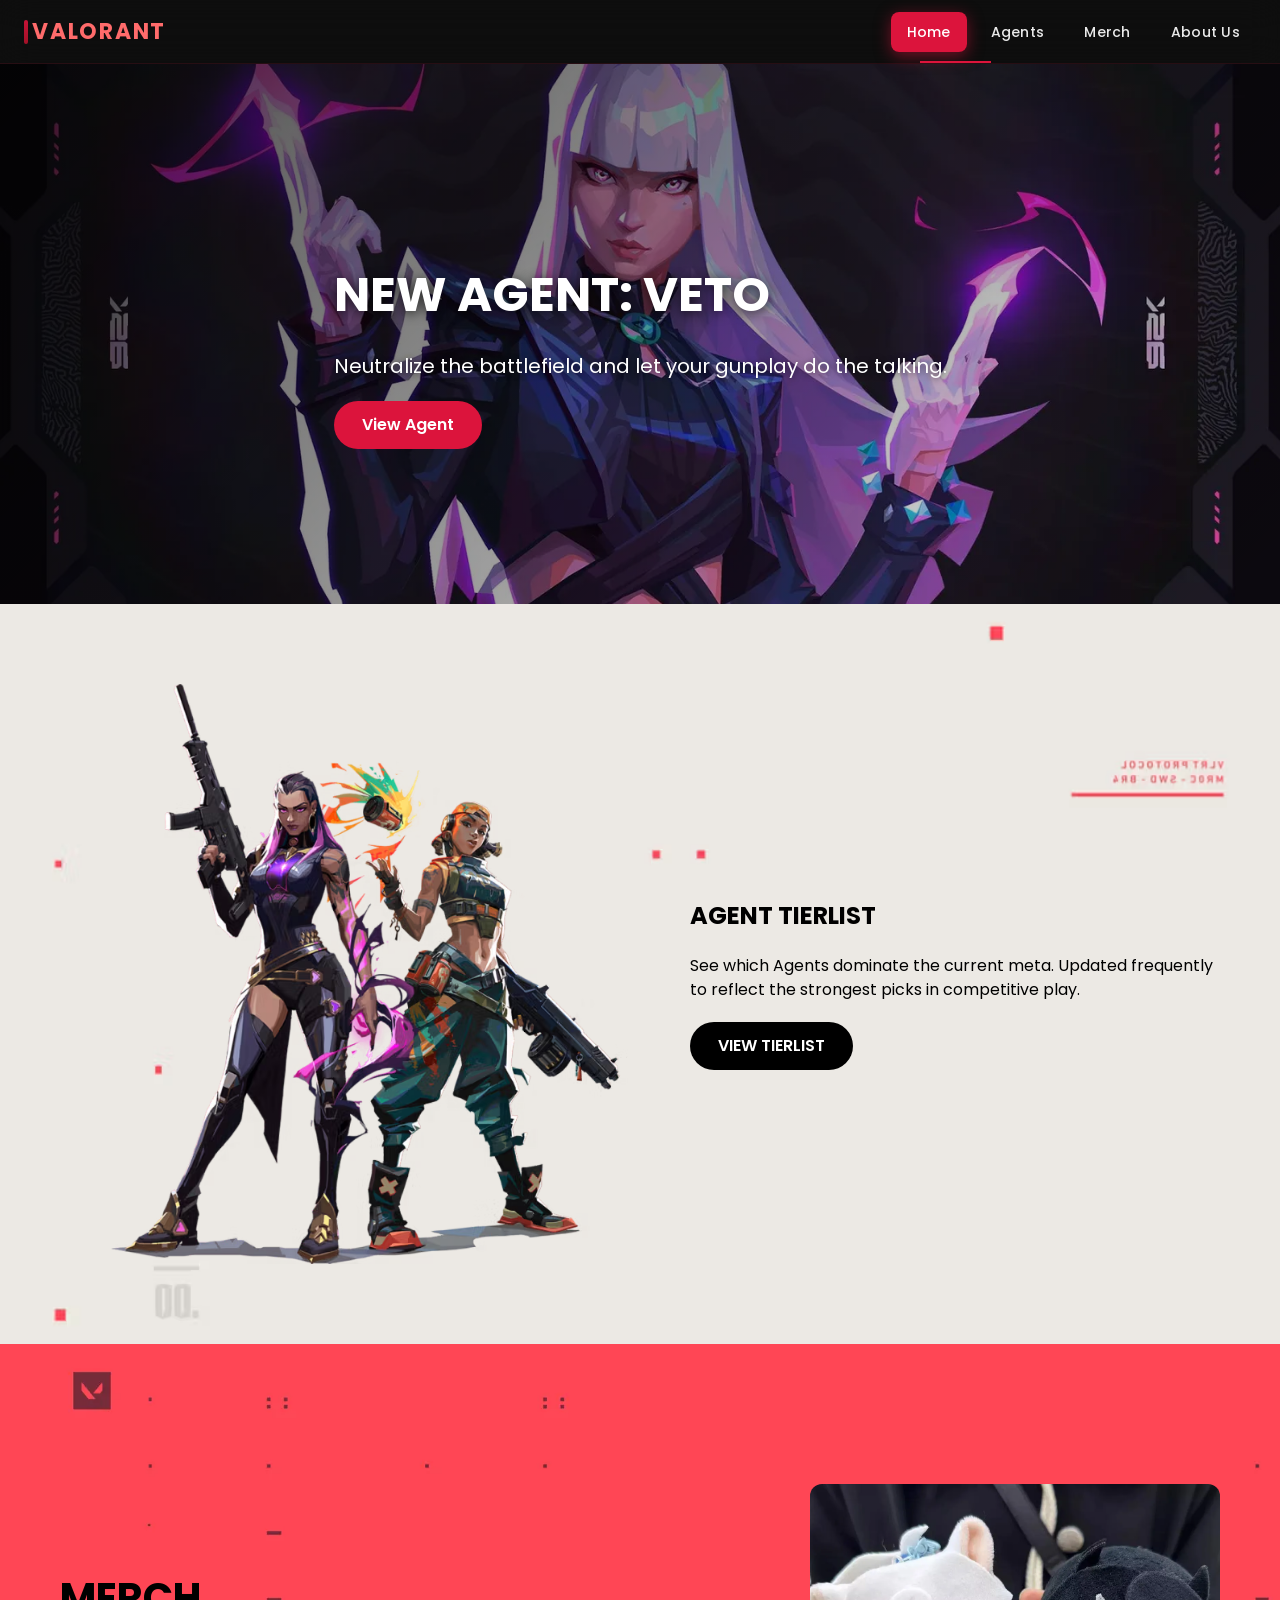
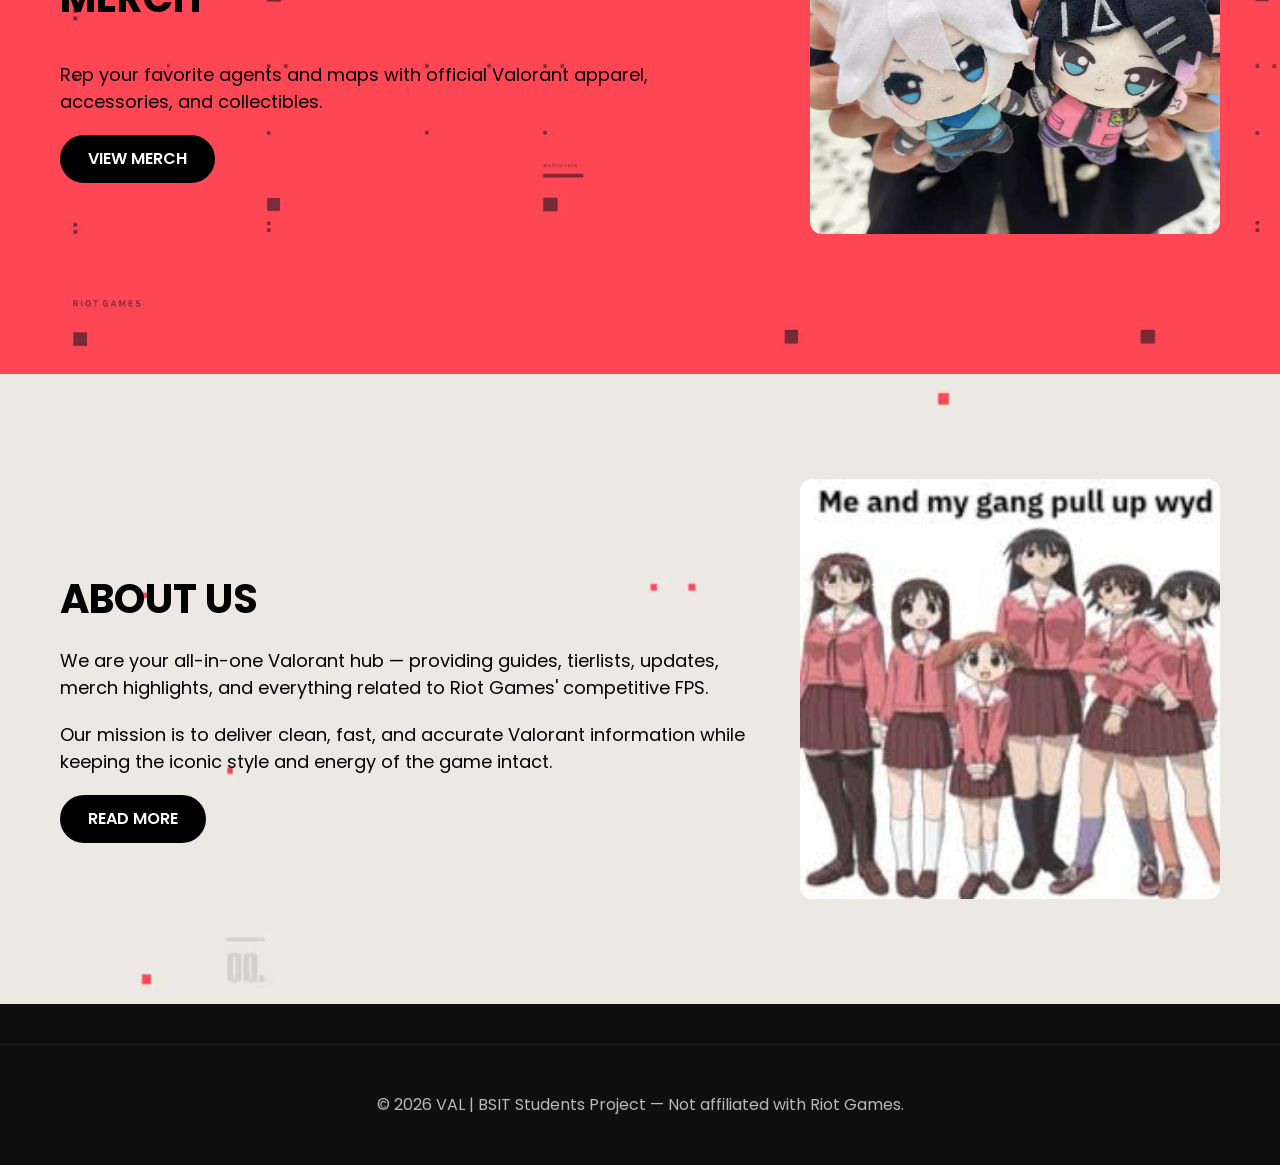
<file: VAL/Index.html>
<!DOCTYPE html>
<html lang="en">
<head>
  <meta charset="UTF-8">
  <meta name="viewport" content="width=device-width, initial-scale=1">
  <title>Valorant — Home</title>
  <link rel="stylesheet" href="style.css">
  <link rel="stylesheet" href="index.css">
</head>

<body>

<div id="welcomeUser" class="welcomeUser">
  Welcome, <span id="welcomeName"></span>
  <a href="#" id="logoutLink" class="logout-link">Logout</a>
</div>

<nav class="top-nav" role="navigation" aria-label="Main navigation">
  <div class="logo">VALORANT</div>
  <ul class="nav-links">
    <li><a href="Index.html">Home</a></li>
    <li><a href="Agents.html">Agents</a></li>
    <li><a href="Merch.html">Merch</a></li>
    <li><a href="About.html">About Us</a></li>
  </ul>
  <div class="nav-underline" aria-hidden="true"></div>
  <a href="#" id="arrowMenuBtn" class="hamburger-icon" aria-controls="sliderMenu" aria-expanded="false" aria-label="Open menu">
    <span></span><span></span><span></span>
  </a>
</nav>

<div id="sliderMenu" role="dialog" aria-modal="true" aria-hidden="true">
  <a href="#" id="closeSlider" class="hamburger-icon" aria-label="Close menu">
    <span></span><span></span><span></span>
  </a>
  <div class="slider-content">
    <a href="Login.html">Log In</a>
    <a href="SignUp.html">Sign Up</a>
    <a href="About.html">About Us</a>
  </div>
</div>

<main>
  <!-- HERO -->
  <section class="section-band hero-band">
    <div class="section-inner">
      <div class="hero-text">
        <h1>NEW AGENT: VETO</h1>
        <p>Neutralize the battlefield and let your gunplay do the talking.</p>
        <a class="btn" href="Agents.html">View Agent</a>
      </div>
    </div>
  </section>

  <!-- AGENT TIERLIST -->
  <section class="section-band agents-band scroll-reveal">
    <div class="section-inner">
      <img src="reynaraze.png" class="agents-img" alt="Agents Tierlist" loading="lazy">
      <div class="agents-text">
        <h2>AGENT TIERLIST</h2>
        <p>See which Agents dominate the current meta. Updated frequently to reflect the strongest picks in competitive play.</p>
        <a href="Agents.html" class="btn btn-dark">VIEW TIERLIST</a>
      </div>
    </div>
  </section>

  <!-- MERCH -->
  <section class="section-band merch-band scroll-reveal">
    <div class="section-inner">
      <div class="maps-text">
        <h2>MERCH</h2>
        <p>Rep your favorite agents and maps with official Valorant apparel, accessories, and collectibles.</p>
        <a href="Merch.html" class="btn btn-dark">VIEW MERCH</a>
      </div>
      <img src="plushie.webp" class="maps-img" alt="Valorant Merch" loading="lazy">
    </div>
  </section>

  <!-- ABOUT US -->
  <section class="section-band about-band scroll-reveal">
    <div class="section-inner">
      <div class="info-text">
        <h2>ABOUT US</h2>
        <p>We are your all-in-one Valorant hub — providing guides, tierlists, updates, merch highlights, and everything related to Riot Games' competitive FPS.</p>
        <p>Our mission is to deliver clean, fast, and accurate Valorant information while keeping the iconic style and energy of the game intact.</p>
        <a href="About.html" class="btn btn-dark">READ MORE</a>
      </div>
      <img src="aboutushome.png" class="info-img" alt="About Us" loading="lazy">
    </div>
  </section>

  <!-- FOOTER -->
  <footer>
    <p>&copy; 2026 VAL | BSIT Students Project &mdash; Not affiliated with Riot Games.</p>
  </footer>
</main>

<script src="nav.js"></script>
<script src="scroll-anim.js"></script>
</body>
</html>
</file>
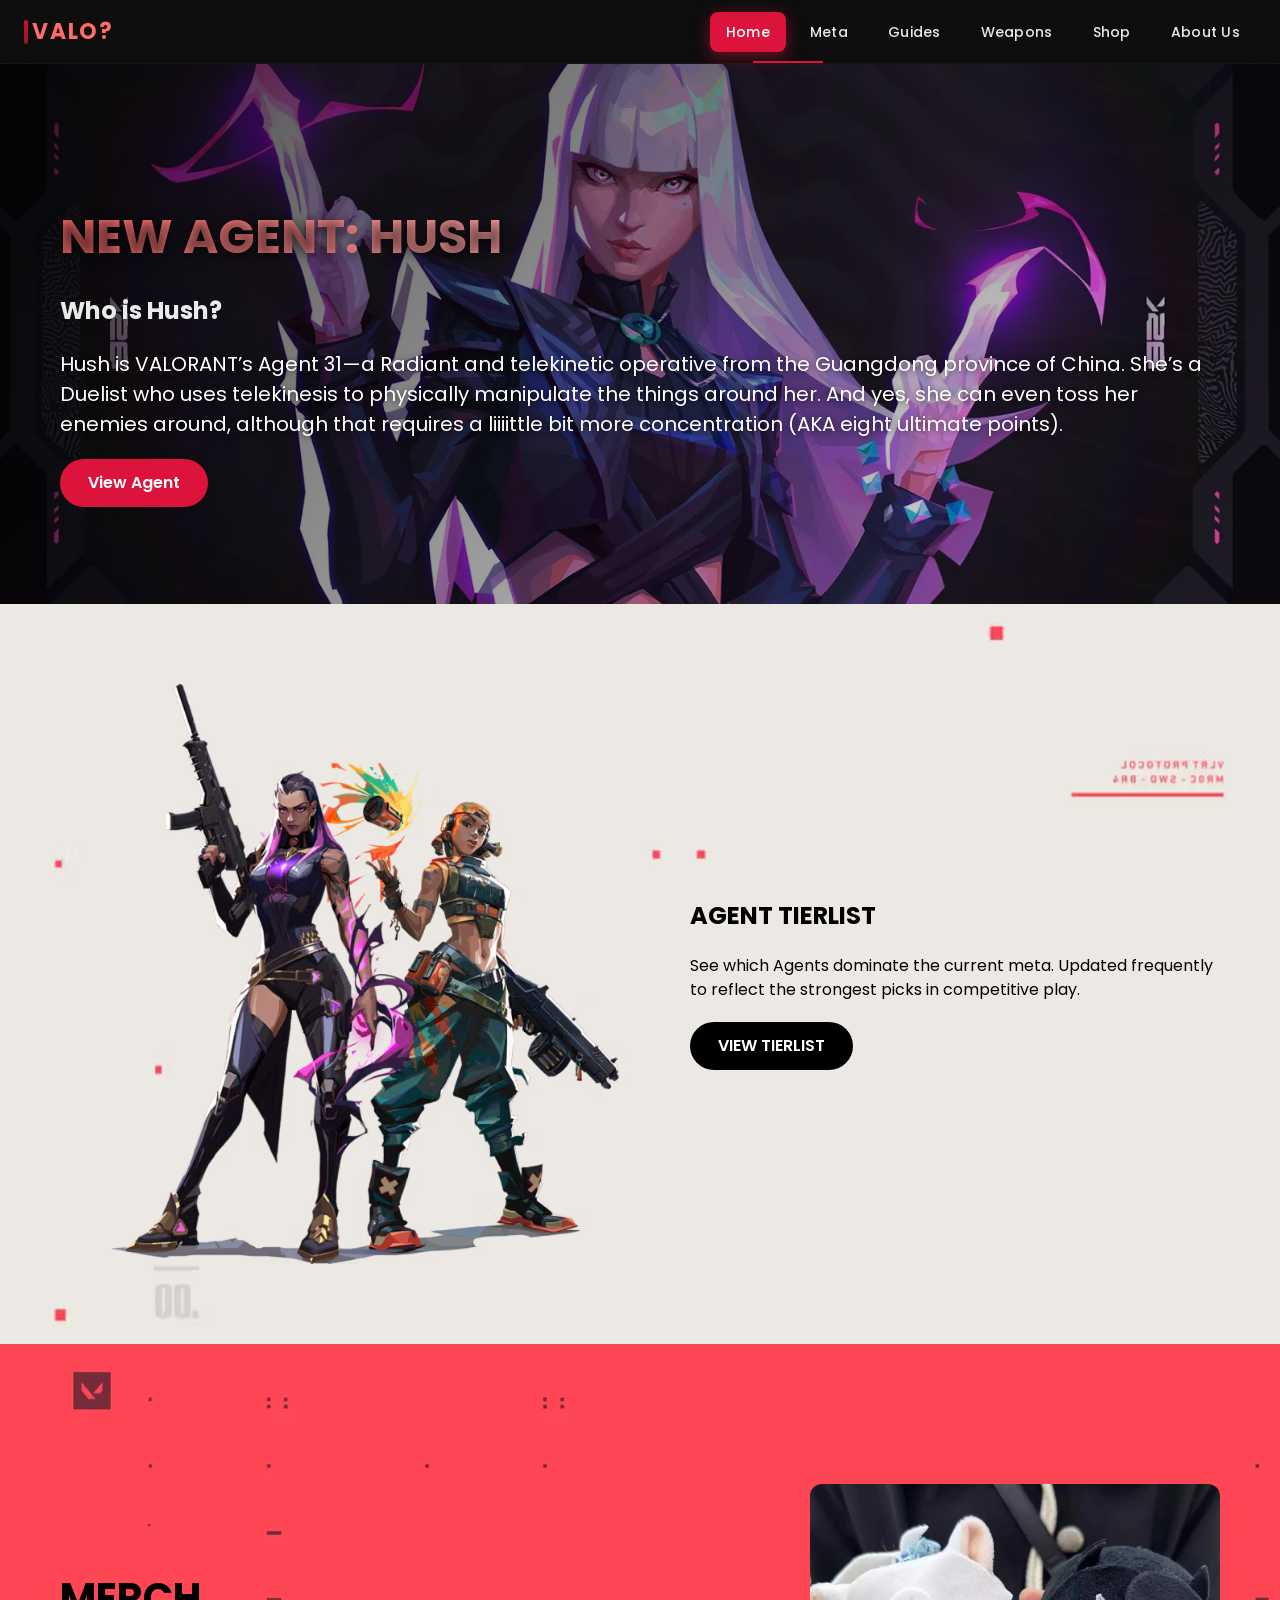
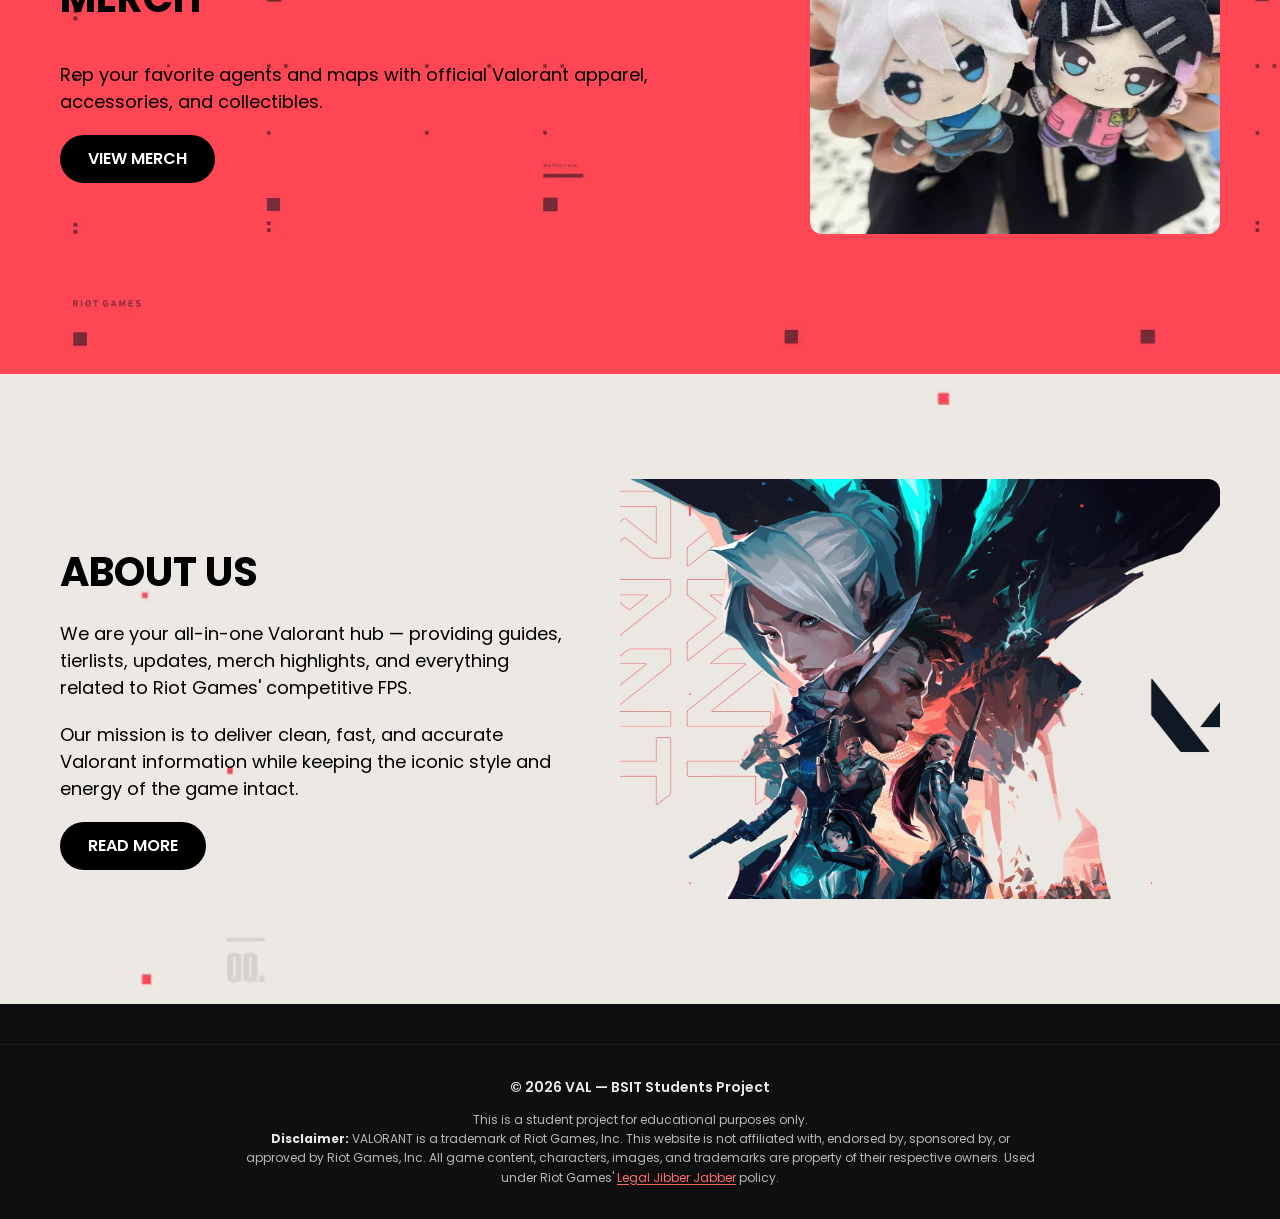
<file: VAL/index.html>
<!DOCTYPE html>
<html lang="en">
<head>
  <meta charset="UTF-8">
  <meta name="viewport" content="width=device-width, initial-scale=1">
  <title>Home — Valorant</title>
  <link rel="stylesheet" href="style.css">
  <link rel="stylesheet" href="index.css">
  <link rel="icon" type="image/png" href="dum.png">
</head>

<body>

<nav class="top-nav" role="navigation" aria-label="Main navigation">
  <a href="index.html" class="logo" aria-label="Valorant Home">VALO?</a>
  <ul class="nav-links">
    <li><a href="index.html">Home</a></li>
    <li><a href="Meta.html">Meta</a></li>
    <li><a href="Guides.html">Guides</a></li>
    <li><a href="Weapons.html">Weapons</a></li>
    <li><a href="Shop.html">Shop</a></li>
    <li><a href="About.html">About Us</a></li>
  </ul>
  <div class="nav-underline" aria-hidden="true"></div>
  <a href="#" id="arrowMenuBtn" class="hamburger-icon" aria-controls="sliderMenu" aria-expanded="false" aria-label="Open menu">
    <span></span><span></span><span></span>
  </a>
</nav>

<div id="sliderMenu" role="dialog" aria-modal="true" aria-hidden="true">
  <a href="#" id="closeSlider" class="hamburger-icon" aria-label="Close menu">
    <span></span><span></span><span></span>
  </a>
  <div class="slider-content" role="menu">
    <a role="menuitem" href="index.html">Home</a>
    <a role="menuitem" href="Meta.html">Meta</a>
    <a role="menuitem" href="Guides.html">Guides</a>
    <a role="menuitem" href="Weapons.html">Weapons</a>
    <a role="menuitem" href="Shop.html">Shop</a>
    <a role="menuitem" href="About.html">About Us</a>
  </div>
</div>

<main>
  <!-- HERO -->
  <section class="section-band hero-band">
    <div class="section-inner">
      <div class="hero-text">
        <h1 class="gradient-title">NEW AGENT: HUSH</h1>
        <h2>Who is Hush?</h2>
        <p>Hush is VALORANT’s Agent 31—a Radiant and telekinetic operative from the Guangdong province of China. She’s a Duelist who uses telekinesis to physically manipulate the things around her. And yes, she can even toss her enemies around, although that requires a liiiittle bit more concentration (AKA eight ultimate points).</p>
        <a class="btn" href="Meta.html">View Agent</a>
      </div>
    </div>
  </section>

  <!-- AGENT TIERLIST -->
  <section class="section-band agents-band scroll-reveal">
    <div class="section-inner">
      <img src="reynaraze.png" class="agents-img" alt="Agents Tierlist" loading="lazy">
      <div class="agents-text">
        <h2>AGENT TIERLIST</h2>
        <p>See which Agents dominate the current meta. Updated frequently to reflect the strongest picks in competitive play.</p>
        <a href="Meta.html" class="btn btn-dark">VIEW TIERLIST</a>
      </div>
    </div>
  </section>

  <!-- MERCH -->
  <section class="section-band merch-band scroll-reveal">
    <div class="section-inner">
      <div class="maps-text">
        <h2>MERCH</h2>
        <p>Rep your favorite agents and maps with official Valorant apparel, accessories, and collectibles.</p>
        <a href="Shop.html" class="btn btn-dark">VIEW MERCH</a>
      </div>
      <img src="plushie.webp" class="maps-img" alt="Valorant Merch" loading="lazy">
    </div>
  </section>

  <!-- ABOUT US -->
  <section class="section-band about-band scroll-reveal">
    <div class="section-inner">
      <div class="info-text">
        <h2>ABOUT US</h2>
        <p>We are your all-in-one Valorant hub — providing guides, tierlists, updates, merch highlights, and everything related to Riot Games' competitive FPS.</p>
        <p>Our mission is to deliver clean, fast, and accurate Valorant information while keeping the iconic style and energy of the game intact.</p>
        <a href="About.html" class="btn btn-dark">READ MORE</a>
      </div>
      <img src="uss.webp" class="info-img" alt="About Us" loading="lazy">
    </div>
  </section>

  <!-- FOOTER -->
  <footer class="site-footer">
    <div class="footer-content">
      <p class="copyright">&copy; 2026 VAL — BSIT Students Project</p>
      <p class="disclaimer">
        This is a student project for educational purposes only.
        <br>
        <strong>Disclaimer:</strong> VALORANT is a trademark of Riot Games, Inc.
        This website is not affiliated with, endorsed by, sponsored by, or approved by Riot Games, Inc.
        All game content, characters, images, and trademarks are property of their respective owners.
        Used under Riot Games' <a href="https://www.riotgames.com/en/legal" target="_blank" rel="noopener">Legal Jibber Jabber</a> policy.
      </p>
    </div>
  </footer>
</main>

<script src="nav.js"></script>
<script src="scroll-anim.js"></script>
</body>
</html>
</file>
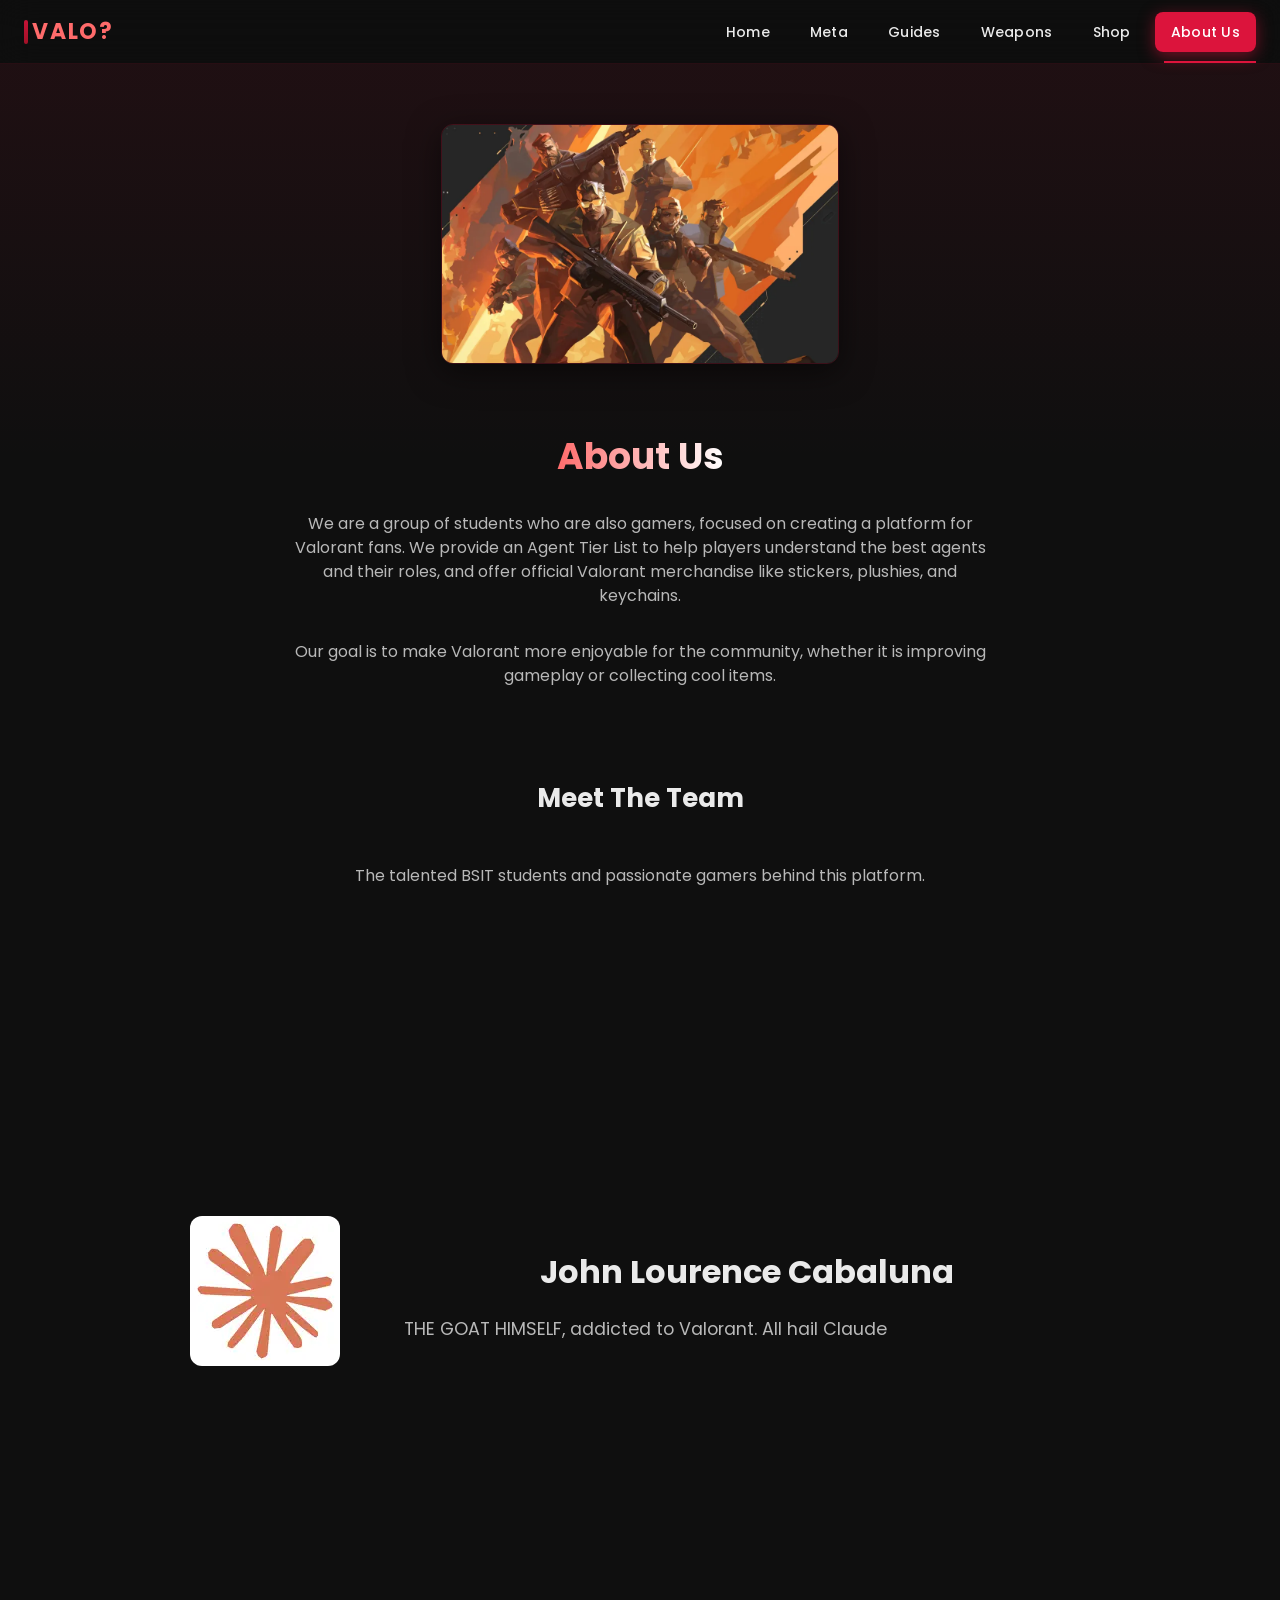
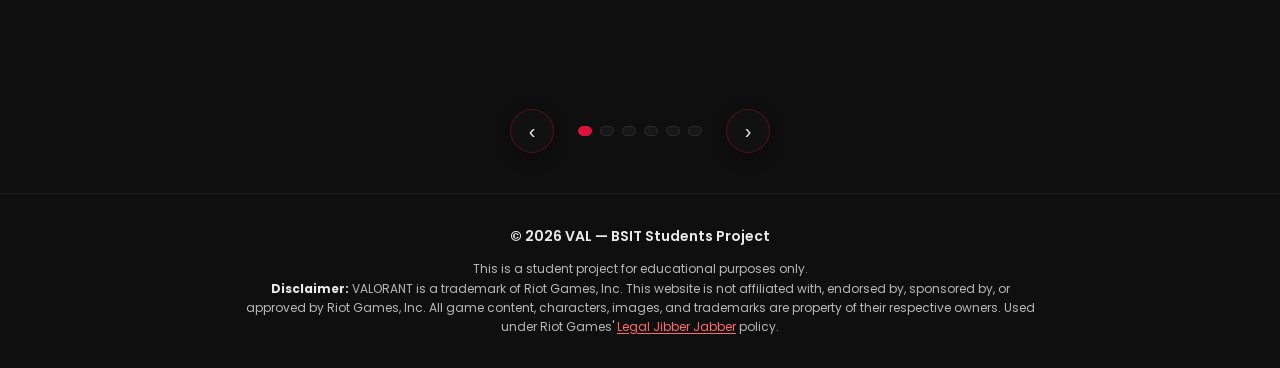
<file: VAL/About.html>
<!DOCTYPE html>
<html lang="en">
<head>
  <meta charset="utf-8">
  <meta name="viewport" content="width=device-width, initial-scale=1">
  <title>About Us — Valorant</title>
  <link rel="stylesheet" href="style.css">
  <link rel="stylesheet" href="about.css">
  <link rel="icon" type="image/png" href="dum.png">
</head>

<body class="oten">

  <!-- Navigation -->
  <nav class="top-nav" role="navigation" aria-label="Main navigation">
    <a href="index.html" class="logo" aria-label="Valorant Home">VALO?</a>
    <ul class="nav-links">
      <li><a href="index.html">Home</a></li>
      <li><a href="Meta.html">Meta</a></li>
      <li><a href="Guides.html">Guides</a></li>
      <li><a href="Weapons.html">Weapons</a></li>
      <li><a href="Shop.html">Shop</a></li>
      <li><a href="About.html" class="active">About Us</a></li>
    </ul>
    <div class="nav-underline" aria-hidden="true"></div>
    <a href="#" id="arrowMenuBtn" class="hamburger-icon" role="button" aria-controls="sliderMenu" aria-expanded="false" aria-label="Open menu">
      <span></span><span></span><span></span>
    </a>
  </nav>

  <!-- Slider Menu -->
  <div id="sliderMenu" role="dialog" aria-modal="true" aria-hidden="true">
    <a href="#" id="closeSlider" class="hamburger-icon" role="button" aria-label="Close menu">
      <span></span><span></span><span></span>
    </a>
    <div class="slider-content" role="menu">
      <a role="menuitem" href="index.html">Home</a>
      <a role="menuitem" href="Meta.html">Meta</a>
      <a role="menuitem" href="Guides.html">Guides</a>
      <a role="menuitem" href="Weapons.html">Weapons</a>
      <a role="menuitem" href="Shop.html">Shop</a>
      <a role="menuitem" href="About.html">About Us</a>
    </div>
  </div>

  <main>
    <!-- About Us Header Section -->
    <section class="hero-wash scroll-reveal">
      <div class="hero-wash-inner" style="max-width: 900px; margin: 0 auto; text-align: center;">
        <div style="display: flex; justify-content: center; margin-bottom: 20px;">
          <img src="aboutt.webp" alt="Studio logo or team photo" style="max-height: 240px; width: 100%; max-width: 480px; border-radius: 12px; object-fit: cover; box-shadow: 0 8px 32px rgba(0,0,0,0.5); border: 1px solid rgba(220,20,60,0.2);"/>
        </div>
        <h1 class="title gradient-title" style="margin-bottom: 12px;">About Us</h1>
        <p class="section__text__p2" style="max-width: 700px; margin: 0 auto 16px;">We are a group of students who are also gamers, focused on creating a platform for Valorant fans. We provide an Agent Tier List to help players understand the best agents and their roles, and offer official Valorant merchandise like stickers, plushies, and keychains.</p>
        <p class="section__text__p2" style="max-width: 700px; margin: 0 auto;">Our goal is to make Valorant more enjoyable for the community, whether it is improving gameplay or collecting cool items.</p>
      </div>
    </section>

    <!-- Team Members Section -->
    <section class="section-container scroll-reveal" style="padding-top: 30px; flex-direction: column; align-items: center;">
      <h2 class="title" style="font-size: 26px; margin-bottom: 6px; text-align: center; color: var(--text);">Meet The Team</h2>
      <p class="section__text__p2" style="text-align: center; margin-bottom: 24px;">The talented BSIT students and passionate gamers behind this platform.</p>

      <div class="about-slider" style="width: 100%; max-width: 900px; position: relative;">
        <div class="slides">
          <div class="about-slide section-container" style="padding: 20px 0;">
            <div class="about-pic">
              <img src="about us img/claude.webp" alt="John Lourence Cabaluna"/>
            </div>
            <div class="details-container about-details-container">
              <h2 class="title">John Lourence Cabaluna</h2>
              <p> THE GOAT HIMSELF, addicted to Valorant. All hail Claude</p>
            </div>
          </div>
          <div class="about-slide section-container" style="padding: 20px 0;">
            <div class="about-pic">
              <img src="about us img/eli.jpg" alt="Eli Ochavo"/>
            </div>
            <div class="details-container about-details-container">
              <h2 class="title">Eli Ochavo</h2>
              <p> HTML, CSS, JS. Specifically on developing the HTML Structure of Agents, Home, About, JS of the About us. Certain CSS and more.</p>
            </div>
          </div>
          <div class="about-slide section-container" style="padding: 20px 0;">
            <div class="about-pic">
              <img src="about us img/franck.jpg" alt="Franck Adam Blanco"/>
            </div>
            <div class="details-container about-details-container">
              <h2 class="title">Franck Adam Blanco</h2>
              <p>  Certain CSS and HTML. </p>
            </div>
          </div>
          <div class="about-slide section-container" style="padding: 20px 0;">
            <div class="about-pic">
              <img src="about us img/john.jpg" alt="John Paul Cambaya"/>
            </div>
            <div class="details-container about-details-container">
              <h2 class="title">John Paul Cambaya</h2>
              <p> Certain CSS and HTML. </p>
            </div>
          </div>
          <div class="about-slide section-container" style="padding: 20px 0;">
            <div class="about-pic">
              <img src="about us img/petre.jpg" alt="Peter Natad"/>
            </div>
            <div class="details-container about-details-container">
              <h2 class="title">Peter Natad</h2>
              <p> Certain CSS and HTML. </p>
            </div>
          </div>
          <div class="about-slide section-container" style="padding: 20px 0;">
            <div class="about-pic">
              <img src="about us img/nino.jpg" alt="Nino Katada"/>
            </div>
            <div class="details-container about-details-container">
              <h2 class="title">Nino Katada</h2>
              <p> Certain CSS and HTML. </p>
            </div>
          </div>
        </div>
      </div>
    </section>

    <!-- External Carousel Control Bar -->
    <div class="carousel-controls">
      <button class="slider-nav prev" aria-label="Previous slide">‹</button>
      <div class="slider-dots" aria-hidden="false"></div>
      <button class="slider-nav next" aria-label="Next slide">›</button>
    </div>

  </main>

  <!-- FOOTER -->
  <footer class="site-footer">
    <div class="footer-content">
      <p class="copyright">&copy; 2026 VAL — BSIT Students Project</p>
      <p class="disclaimer">
        This is a student project for educational purposes only.
        <br>
        <strong>Disclaimer:</strong> VALORANT is a trademark of Riot Games, Inc.
        This website is not affiliated with, endorsed by, sponsored by, or approved by Riot Games, Inc.
        All game content, characters, images, and trademarks are property of their respective owners.
        Used under Riot Games' <a href="https://www.riotgames.com/en/legal" target="_blank" rel="noopener">Legal Jibber Jabber</a> policy.
      </p>
    </div>
  </footer>

  <script src="nav.js"></script>
  <script src="about.js"></script>
  <script src="scroll-anim.js"></script>
</body>
</html>
</file>
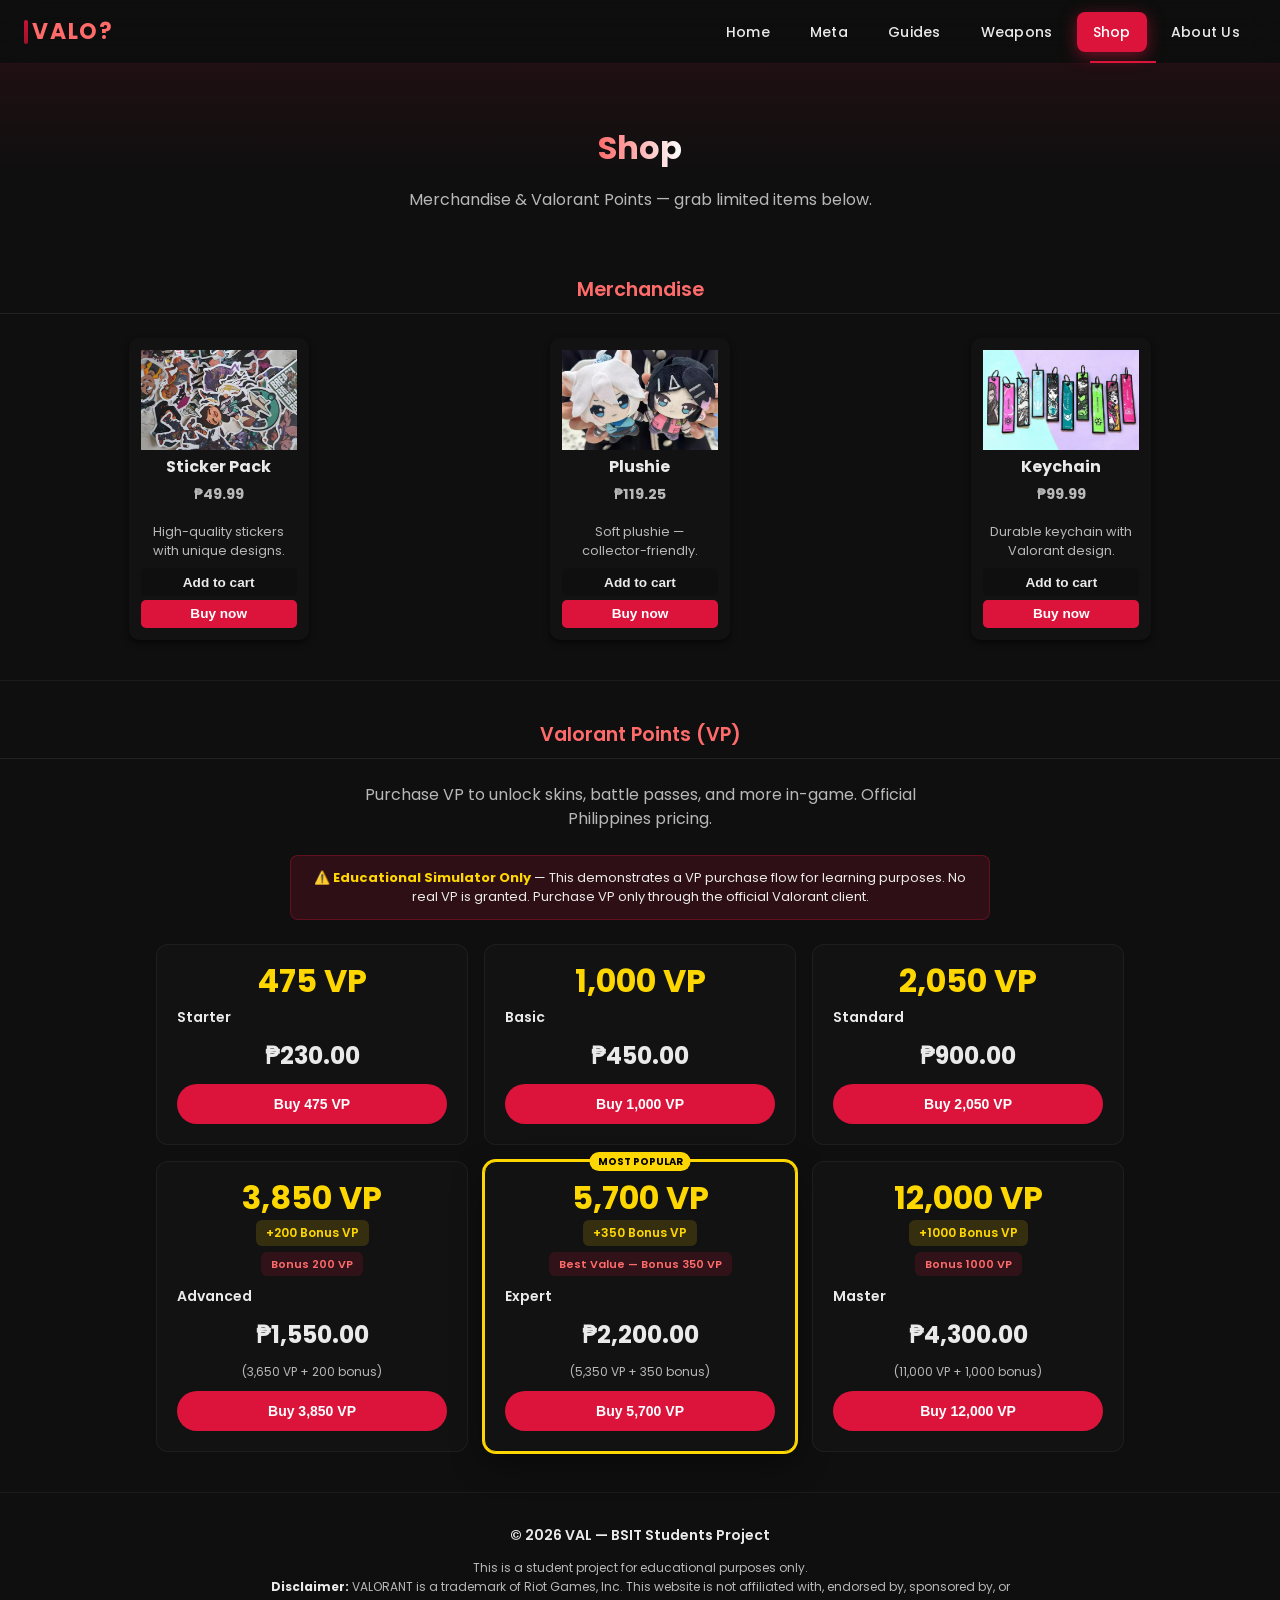
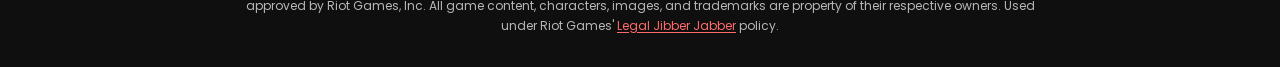
<file: VAL/Shop.html>
<!DOCTYPE html>
<html lang="en">
<head>
  <meta charset="UTF-8">
  <meta name="viewport" content="width=device-width, initial-scale=1">
  <title>Shop — Valorant</title>
  <link rel="stylesheet" href="style.css">
  <link rel="stylesheet" href="shop.css">
  <link rel="icon" type="image/png" href="dum.png">
</head>
<body>

<nav class="top-nav" role="navigation" aria-label="Main navigation">
  <a href="index.html" class="logo" aria-label="Valorant Home">VALO?</a>
  <ul class="nav-links">
    <li><a href="index.html">Home</a></li>
    <li><a href="Meta.html">Meta</a></li>
    <li><a href="Guides.html">Guides</a></li>
    <li><a href="Weapons.html">Weapons</a></li>
    <li><a href="Shop.html" class="active">Shop</a></li>
    <li><a href="About.html">About Us</a></li>
  </ul>
  <div class="nav-underline" aria-hidden="true"></div>
  <a href="#" id="arrowMenuBtn" class="hamburger-icon" aria-controls="sliderMenu" aria-expanded="false" aria-label="Open menu">
    <span></span><span></span><span></span>
  </a>
</nav>

<div id="sliderMenu" role="dialog" aria-modal="true" aria-hidden="true">
  <a href="#" id="closeSlider" class="hamburger-icon" aria-label="Close menu">
    <span></span><span></span><span></span>
  </a>
  <div class="slider-content" role="menu">
    <a role="menuitem" href="index.html">Home</a>
    <a role="menuitem" href="Meta.html">Meta</a>
    <a role="menuitem" href="Guides.html">Guides</a>
    <a role="menuitem" href="Weapons.html">Weapons</a>
    <a role="menuitem" href="Shop.html">Shop</a>
    <a role="menuitem" href="About.html">About Us</a>
  </div>
</div>

<script src="nav.js"></script>

<main>
  <!-- Shop Header -->
  <header class="hero-wash scroll-reveal">
    <div class="hero-wash-inner">
      <h1 class="gradient-title" style="margin: 0;">Shop</h1>
      <p style="margin: 0; color: var(--muted);">Merchandise & Valorant Points — grab limited items below.</p>
    </div>
  </header>

  <!-- Merchandise Section -->
  <section class="products-section scroll-reveal">
    <h2 class="section-subtitle">Merchandise</h2>
    <div class="products-grid no-scrollbar">
      <article class="product-card" data-id="sticker-pack">
        <img src="merch/sticker.jpg" alt="Sticker Pack" loading="lazy">
        <h3>Sticker Pack</h3>
        <p class="price">₱49.99</p>
        <p class="desc">High-quality stickers with unique designs.</p>
        <div class="actions">
          <button class="add-btn">Add to cart</button>
          <button class="buy-btn">Buy now</button>
        </div>
      </article>

      <article class="product-card" data-id="plushie">
        <img src="merch/plushie.webp" alt="Agent Plushie" loading="lazy">
        <h3>Plushie</h3>
        <p class="price">₱119.25</p>
        <p class="desc">Soft plushie — collector-friendly.</p>
        <div class="actions">
          <button class="add-btn">Add to cart</button>
          <button class="buy-btn">Buy now</button>
        </div>
      </article>

      <article class="product-card" data-id="keychain">
        <img src="merch/keychain.webp" alt="Keychain" loading="lazy">
        <h3>Keychain</h3>
        <p class="price">₱99.99</p>
        <p class="desc">Durable keychain with Valorant design.</p>
        <div class="actions">
          <button class="add-btn">Add to cart</button>
          <button class="buy-btn">Buy now</button>
        </div>
      </article>
    </div>
  </section>

  <!-- VP Bundles Section -->
  <section class="vp-section scroll-reveal">
    <h2 class="section-subtitle">Valorant Points (VP)</h2>
    <p class="section__text__p2" style="text-align:center; max-width:600px; margin:0 auto 1.5rem;">Purchase VP to unlock skins, battle passes, and more in-game. Official Philippines pricing.</p>
    <div class="disclaimer-banner" role="alert" style="max-width:700px; margin:0 auto 1.5rem;">
      <strong>⚠️ Educational Simulator Only</strong> — This demonstrates a VP purchase flow for learning purposes.
      No real VP is granted. Purchase VP only through the official Valorant client.
    </div>
    <div id="vp-bundle-grid" class="vp-bundle-grid" role="list" aria-label="VP Bundles"></div>
  </section>

</main>

<!-- Cart Modal (for merch) -->
<div id="cartModal" class="cart-modal" aria-hidden="true" role="dialog" aria-modal="true" aria-label="Shopping cart">
  <div class="cart-panel">
    <button id="closeCart" class="close-cart" aria-label="Close cart">&times;</button>
    <h3>Your Cart</h3>
    <ul id="cartItems" class="cart-items"></ul>
    <div class="cart-footer">
      <div class="cart-total">Total: ₱<span id="cartTotal">0.00</span></div>
      <button id="checkoutBtn" class="checkout">Checkout</button>
    </div>
  </div>
</div>

<!-- View/Reset Cart Buttons -->
<div class="cart-actions" id="cartActions" style="display: none;">
  <button id="viewCartBtn" class="view-cart">View Cart</button>
  <button id="resetCartBtn" class="reset-cart">Clear Cart</button>
</div>

<!-- VP Purchase Modal (simulated payment flow) -->
<div id="vpPurchaseModal" class="modal-overlay" role="dialog" aria-modal="true" aria-labelledby="vp-purchase-title" hidden style="display: none;">
  <div class="modal-content vp-purchase-modal">
    <button class="modal-close" aria-label="Close">&times;</button>

    <!-- Step 1: Bundle Confirmation -->
    <div id="vp-step-bundle" class="vp-step">
      <div class="vp-bundle-summary">
        <h2 id="vp-purchase-title">Confirm Purchase</h2>
        <div class="selected-bundle-display">
          <div class="bundle-icon">💎</div>
          <div class="bundle-details">
            <h3 id="vp-bundle-name"></h3>
            <p id="vp-bundle-vp" class="bundle-vp"></p>
            <p id="vp-bundle-price" class="bundle-price"></p>
          </div>
        </div>
      </div>
      <div class="vp-step-actions">
        <button class="btn btn-secondary" id="vp-cancel-btn">Cancel</button>
        <button class="btn btn-primary" id="vp-continue-btn">Continue to Payment</button>
      </div>
    </div>

    <!-- Step 2: Payment Method -->
    <div id="vp-step-payment" class="vp-step" hidden>
      <h2>Payment Method</h2>
      <p class="payment-hint">Select a payment method to continue (simulated)</p>
      <div class="payment-methods" role="radiogroup" aria-label="Payment methods">
        <label class="payment-method" tabindex="0" role="radio" aria-checked="true" data-method="gcash">
          <div class="method-icon">📱</div>
          <div class="method-info">
            <strong>GCash</strong>
            <span>Pay with GCash balance</span>
          </div>
          <span class="method-radio" aria-hidden="true"></span>
        </label>
        <label class="payment-method" tabindex="0" role="radio" aria-checked="false" data-method="paymaya">
          <div class="method-icon">💜</div>
          <div class="method-info">
            <strong>Maya (PayMaya)</strong>
            <span>Pay with Maya wallet</span>
          </div>
          <span class="method-radio" aria-hidden="true"></span>
        </label>
        <label class="payment-method" tabindex="0" role="radio" aria-checked="false" data-method="card">
          <div class="method-icon">💳</div>
          <div class="method-info">
            <strong>Credit/Debit Card</strong>
            <span>Visa, Mastercard, JCB</span>
          </div>
          <span class="method-radio" aria-hidden="true"></span>
        </label>
        <label class="payment-method" tabindex="0" role="radio" aria-checked="false" data-method="cod">
          <div class="method-icon">🏪</div>
          <div class="method-info">
            <strong>Over-the-Counter</strong>
            <span>7-Eleven, Cebuana, M Lhuillier</span>
          </div>
          <span class="method-radio" aria-hidden="true"></span>
        </label>
      </div>
      <div class="vp-step-actions">
        <button class="btn btn-secondary" id="vp-back-btn">Back</button>
        <button class="btn btn-primary" id="vp-continue-payment-btn">Continue</button>
      </div>
    </div>

    <!-- Step 3: Riot ID Input (NEW) -->
    <div id="vp-step-riotid" class="vp-step" hidden>
      <h2>Enter Your Riot ID</h2>
      <p class="payment-hint">Your VP will be credited to this account</p>
      <div class="riot-id-input-group">
        <label for="vp-riot-id" class="riot-id-label">Riot ID</label>
        <div class="riot-id-input-wrapper">
          <input
            type="text"
            id="vp-riot-id"
            placeholder="GameName#Tag123"
            aria-label="Enter your Riot ID (e.g., testname#1234)"
            maxlength="50"
            autocomplete="off"
          >
          <span class="riot-id-hint">Format: Name#Tag (e.g., TenZ#NA1)</span>
        </div>
        <p id="vp-riot-id-error" class="riot-id-error" hidden>Please enter a valid Riot ID (Name#Tag)</p>
      </div>
      <div class="vp-step-actions">
        <button class="btn btn-secondary" id="vp-back-payment-btn">Back</button>
        <button class="btn btn-primary" id="vp-continue-riotid-btn">Continue to Payment</button>
      </div>
    </div>

    <!-- Step 4: Processing -->
    <div id="vp-step-processing" class="vp-step" hidden>
      <div class="processing-animation">
        <div class="spinner"></div>
        <p id="processing-text">Processing payment...</p>
      </div>
    </div>

    <!-- Step 5: Success Receipt -->
    <div id="vp-step-success" class="vp-step" hidden>
      <div class="success-icon">✅</div>
      <h2>Purchase Successful!</h2>
      <p class="success-note">🎓 <strong>Simulation Only</strong> — No real transaction occurred</p>
      <div class="receipt-preview">
        <div class="receipt-row"><span>Transaction ID</span><strong id="vp-receipt-id"></strong></div>
        <div class="receipt-row"><span>Bundle</span><strong id="vp-receipt-bundle"></strong></div>
        <div class="receipt-row"><span>VP Received</span><strong id="vp-receipt-vp"></strong></div>
        <div class="receipt-row"><span>Riot ID</span><strong id="vp-receipt-riotid"></strong></div>
        <div class="receipt-row"><span>Amount Paid</span><strong id="vp-receipt-price"></strong></div>
        <div class="receipt-row"><span>Payment Method</span><strong id="vp-receipt-method"></strong></div>
        <div class="receipt-row"><span>Date</span><strong id="vp-receipt-date"></strong></div>
      </div>
      <div class="vp-step-actions">
        <button class="btn btn-primary" id="vp-download-receipt">Download Receipt</button>
        <button class="btn btn-secondary" id="vp-done-btn">Done</button>
      </div>
    </div>
  </div>
</div>

<script src="shop.js"></script>
<script src="scroll-anim.js"></script>

<!-- Footer -->
<footer class="site-footer">
  <div class="footer-content">
    <p class="copyright">&copy; 2026 VAL — BSIT Students Project</p>
    <p class="disclaimer">
      This is a student project for educational purposes only.
      <br>
      <strong>Disclaimer:</strong> VALORANT is a trademark of Riot Games, Inc.
      This website is not affiliated with, endorsed by, sponsored by, or approved by Riot Games, Inc.
      All game content, characters, images, and trademarks are property of their respective owners.
      Used under Riot Games' <a href="https://www.riotgames.com/en/legal" target="_blank" rel="noopener">Legal Jibber Jabber</a> policy.
    </p>
  </div>
</footer>

</body>
</html>
</file>
<file: VAL/style.css>
/* ============================================================
   GLOBAL STYLESHEET — canonical source of truth for the site
   (previously split across style.css + index.css + home.css)
   ============================================================ */

@import url('https://fonts.googleapis.com/css2?family=Poppins:wght@300;400;500;600;700&display=swap');

/* ---- Theme variables ---- */
:root {
  --primary:       #dc143c;   /* crimson accent (for backgrounds, borders) */
  --primary-text:  #ff6b6b;   /* lighter crimson for text on dark bg (WCAG AA) */
  --primary-dark:  #b3122b;
  --primary-glow:  rgba(220, 20, 60, 0.4);
  --matte-black:   #0f0f0f;
  --bg:            var(--matte-black);
  --text:          #eaeaea;
  --card-bg:       #121212;
  --muted:         #b8b8b8;   /* lightened for WCAG AA contrast on dark bg */
  --nav-height:    64px;
  --nav-height-compact: 56px;
  --agents-gap:    16px;

  /* Navigation premium tokens */
  --nav-glass:     rgba(15, 15, 15, 0.72);
  --nav-glass-border: rgba(220, 20, 60, 0.12);
  --nav-link-gap:  8px;
  --nav-link-padding-x: 16px;
  --nav-link-padding-y: 10px;
  --nav-link-radius: 8px;
}

/* ---- Reset / base ---- */
*, *::before, *::after { box-sizing: border-box; }
html { scroll-behavior: smooth; }
body {
  margin: 0;
  font-family: 'Poppins', sans-serif;
  background: var(--bg);
  color: var(--text);
  line-height: 1.5;
}
p { color: var(--muted); }
img { max-width: 100%; height: auto; display: block; }
a { color: var(--text); text-decoration: none; }
ul { list-style: none; margin: 0; padding: 0; }

/* ---- Gradient text & hero wash utilities ---- */
.gradient-title {
  background: linear-gradient(90deg, var(--primary-text), #fff);
  -webkit-background-clip: text;
  -webkit-text-fill-color: transparent;
  background-clip: text;
}

.hero-wash {
  width: 100%;
  background: linear-gradient(180deg, rgba(220, 20, 60, 0.08), transparent 60%);
  padding: 60px 20px 40px;
  margin: 0;
}

.hero-wash-inner {
  max-width: 1400px;
  margin: 0 auto;
  display: flex;
  flex-direction: column;
  align-items: center;
  text-align: center;
  gap: 16px;
}

/* ---- Navigation ---- */
.top-nav {
  display: flex;
  align-items: center;
  justify-content: space-between;
  padding: 0 24px;
  height: var(--nav-height);
  background: var(--nav-glass);
  backdrop-filter: saturate(180%) blur(16px);
  -webkit-backdrop-filter: saturate(180%) blur(16px);
  border-bottom: 1px solid var(--nav-glass-border);
  position: sticky;
  top: 0;
  z-index: 900;
  transition: height 200ms ease, background 200ms ease, box-shadow 200ms ease;
}

.top-nav.scrolled {
  height: var(--nav-height-compact);
  background: rgba(15, 15, 15, 0.88);
  box-shadow: 0 4px 24px rgba(0, 0, 0, 0.35);
  border-bottom-color: rgba(220, 20, 60, 0.08);
}

.top-nav .logo {
  font-size: 22px;
  font-weight: 700;
  letter-spacing: 0.08em;
  text-transform: uppercase;
  color: var(--primary-text);
  cursor: pointer;
  position: relative;
  padding-left: 8px;
  text-decoration: none;
}

.top-nav .logo::before {
  content: '';
  position: absolute;
  left: 0;
  top: 50%;
  transform: translateY(-50%);
  width: 4px;
  height: 24px;
  background: linear-gradient(180deg, var(--primary), var(--primary-dark));
  border-radius: 2px;
  opacity: 0.9;
}

.nav-links {
  display: flex;
  gap: var(--nav-link-gap);
  align-items: center;
}

.nav-links a {
  color: var(--text);
  padding: var(--nav-link-padding-y) var(--nav-link-padding-x);
  font-weight: 500;
  font-size: 14px;
  letter-spacing: 0.02em;
  border-radius: var(--nav-link-radius);
  transition: color 180ms ease, background 180ms ease, transform 120ms ease;
  position: relative;
  overflow: hidden;
}

.nav-links a::before {
  content: '';
  position: absolute;
  inset: 0;
  background: linear-gradient(135deg, rgba(220, 20, 60, 0.12), rgba(220, 20, 60, 0.04));
  border-radius: var(--nav-link-radius);
  opacity: 0;
  transition: opacity 180ms ease;
  z-index: -1;
}

.nav-links a:hover,
.nav-links a:focus-visible {
  color: var(--primary-text);
  transform: translateY(-1px);
}

.nav-links a:hover::before,
.nav-links a:focus-visible::before {
  opacity: 1;
}

.nav-links a.active {
  color: #fff;
  background: #dc143c;
  box-shadow: 0 4px 16px rgba(220, 20, 60, 0.5);
  border-radius: var(--nav-link-radius);
}

.nav-links a.active::after {
  display: none; /* hide triangle */
}

/* Animated underline (kept for backward compatibility, but hidden by default) */
.nav-underline {
  position: absolute;
  bottom: 0;
  left: 0;
  width: 0;
  height: 2px;
  background: var(--primary);
  transition: left 250ms cubic-bezier(0.22, 0.61, 0.36, 1), width 250ms cubic-bezier(0.22, 0.61, 0.36, 1);
  opacity: 0;
  pointer-events: none;
}

/* Burger icon */
.hamburger-icon {
  display: none;              /* hidden on large screens, shown via media query */
  flex-direction: column;
  justify-content: space-between;
  height: 20px;
  width: 28px;
  cursor: pointer;
  background: none;
  border: none;
  padding: 4px 0;
  border-radius: 8px;
  transition: background 180ms ease;
}

.hamburger-icon:hover {
  background: rgba(255, 255, 255, 0.06);
}

.hamburger-icon:focus-visible {
  outline: 2px solid var(--primary);
  outline-offset: 2px;
}

.hamburger-icon span {
  display: block;
  width: 100%;
  height: 2px;
  background: var(--text);
  border-radius: 2px;
  transition: transform 300ms cubic-bezier(0.22, 0.61, 0.36, 1), opacity 200ms ease, background 200ms ease;
  transform-origin: center;
}

.hamburger-icon.open span:first-child {
  transform: rotate(45deg) translate(5px, 5px);
  background: var(--primary);
}

.hamburger-icon.open span:nth-child(2) {
  opacity: 0;
  transform: scaleX(0);
}

.hamburger-icon.open span:last-child {
  transform: rotate(-45deg) translate(5px, -5px);
  background: var(--primary);
}

/* Slider menu (off-canvas) */
#sliderMenu {
  display: none;
  position: fixed;
  inset: var(--nav-height) 0 auto auto;
  width: 280px;
  max-width: 85vw;
  height: calc(100vh - var(--nav-height));
  background: linear-gradient(180deg, rgba(18, 18, 18, 0.98), rgba(15, 15, 15, 0.99));
  backdrop-filter: saturate(180%) blur(24px);
  -webkit-backdrop-filter: saturate(180%) blur(24px);
  box-shadow: -8px 0 32px rgba(0, 0, 0, 0.5), inset 1px 0 0 rgba(220, 20, 60, 0.1);
  z-index: 1000;
  padding: 32px 20px 24px;
  overflow-y: auto;
  border-left: 1px solid var(--nav-glass-border);
}

#sliderMenu.open {
  display: flex;
  flex-direction: column;
  animation: slideInRight 300ms cubic-bezier(0.22, 0.61, 0.36, 1);
}

@keyframes slideInRight {
  from {
    opacity: 0;
    transform: translateX(20px);
  }
  to {
    opacity: 1;
    transform: translateX(0);
  }
}

.slider-content {
  display: flex;
  flex-direction: column;
  gap: 6px;
  align-items: stretch;
}

.slider-content a {
  color: var(--text);
  padding: 16px 20px;
  border-radius: 12px;
  font-weight: 500;
  font-size: 15px;
  letter-spacing: 0.01em;
  transition: background 180ms ease, color 180ms ease, transform 120ms ease, border-color 180ms ease;
  border: 1px solid transparent;
  text-align: left;
}

.slider-content a:hover {
  background: rgba(220, 20, 60, 0.12);
  color: var(--primary-text);
  border-color: rgba(220, 20, 60, 0.2);
  transform: translateX(4px);
}

.slider-content a:focus-visible {
  outline: 2px solid var(--primary);
  outline-offset: 2px;
}

#closeSlider {
  align-self: flex-end;
  margin-bottom: 8px;
}

@media (max-width: 900px) {
  .nav-links       { display: none; }
  .top-nav .hamburger-icon { display: flex; }
  .top-nav { padding: 0 16px; }
}

/* ---- Welcome bar (logged-in user banner) ---- */
.welcomeUser {
  display: none;
  padding: 8px 16px;
  background: var(--card-bg);
  border-bottom: 1px solid rgba(255,255,255,0.04);
  font-size: 14px;
}
.logout-link {
  color: var(--primary-text);
  font-weight: 600;
  margin-left: 10px;
}

/* ---- Auth prompt (shown when not logged in) ---- */
.auth-prompt {
  display: none;
  padding: 16px 20px;
  text-align: center;
  background: var(--card-bg);
  border-radius: 10px;
  margin: 20px 16px;
  color: var(--text);
}

/* ---- Section layout helpers ---- */
.section-container {
  display: flex;
  flex-wrap: wrap;
  justify-content: center;
  gap: 24px;
  padding: 48px 20px;
  max-width: 1400px;
  margin: 0 auto;
}

/* ---- Scroll-reveal animation (driven by scroll-anim.js adding .show) ---- */
.scroll-reveal {
  opacity: 0;
  transform: translateY(20px);
  transition: opacity 600ms ease, transform 600ms ease;
}
.scroll-reveal.show {
  opacity: 1;
  transform: translateY(0);
}

/* ---- Cards (generic) ---- */
.cards-grid {
  display: grid;
  grid-template-columns: repeat(auto-fit, minmax(220px, 1fr));
  gap: 20px;
  width: 100%;
}
.card {
  background: var(--card-bg);
  border-radius: 12px;
  border: 1px solid rgba(255,255,255,0.05);
  padding: 16px;
  display: flex;
  gap: 12px;
  align-items: center;
  transition: transform 220ms ease, box-shadow 220ms ease;
}
.card:hover {
  transform: translateY(-4px);
  box-shadow: 0 10px 24px rgba(0,0,0,.4);
}
.card .card-thumb img {
  width: 100px;
  height: 100px;
  object-fit: cover;
  border-radius: 8px;
  flex-shrink: 0;
}
.card .card-body h3 { margin: 0 0 6px; font-size: 16px; }
.card .card-body p  { margin: 0; font-size: 13px; color: var(--muted); }

/* ---- Typography ---- */
.title       { font-size: 36px; text-align: center; margin-bottom: 8px; }
.section__text__p2 { text-align: center; color: var(--muted); margin-bottom: 24px; }

/* ---- Buttons ---- */
.btn {
  display: inline-block;
  padding: 12px 28px;
  font-weight: 600;
  border-radius: 30px;
  background: var(--primary);
  color: #fff;
  border: none;
  cursor: pointer;
  transition: background 250ms ease, transform 150ms ease;
}
.btn:hover  { background: var(--primary-dark); transform: scale(1.04); }
.btn-dark   { background: #000; }
.btn-dark:hover { background: #1a1a1a; }
.btn-color-2 {
  background: transparent;
  border: 2px solid var(--primary);
  color: var(--text);
}
.btn-color-2:hover { background: var(--primary); color: #fff; }

/* ---- Footer ---- */
.site-footer {
  background: var(--matte-black);
  border-top: 1px solid rgba(255,255,255,0.05);
  color: var(--muted);
  padding: 32px 16px;
  text-align: center;
  margin-top: 40px;
}

.footer-content {
  max-width: 800px;
  margin: 0 auto;
}

.copyright {
  font-weight: 600;
  color: var(--text);
  margin: 0 0 12px;
  font-size: 14px;
}

.disclaimer {
  font-size: 12px;
  line-height: 1.6;
  color: var(--muted);
  margin: 0;
}

.disclaimer strong {
  color: var(--text);
}

.disclaimer a {
  color: var(--primary-text);
  text-decoration: underline;
  text-underline-offset: 2px;
}

.disclaimer a:hover {
  color: var(--primary);
}

/* Backward compatibility for old <footer> tag */
footer {
  background: var(--matte-black);
  border-top: 1px solid rgba(255,255,255,0.05);
  color: var(--muted);
  padding: 32px 16px;
  text-align: center;
  margin-top: 40px;
}

/* ---- Scrollbar hide for horizontal rows ---- */
.no-scrollbar { scrollbar-width: none; }
.no-scrollbar::-webkit-scrollbar { display: none; }

/* ---- Auth / Login / SignUp pages ---- */
.Loginbody {
  margin: 0;
  height: 100vh;
  display: flex;
  justify-content: center;
  align-items: center;
  background: var(--bg);
}
#Login {
  background-color: var(--card-bg);
  padding: 32px 28px;
  width: 340px;
  border-radius: 16px;
  color: var(--text);
  position: relative;
}
.auth-back-link {
  position: absolute;
  right: 24px;
  top: -36px;
  text-decoration: none;
  color: var(--muted);
  font-size: 14px;
}
.auth-back-link:hover { color: var(--primary-text); }
.auth-form {
  display: flex;
  flex-direction: column;
  align-items: center;
  width: 100%;
}
.auth-input {
  width: 240px;
  height: 40px;
  margin-bottom: 12px;
  font-size: 15px;
  border-radius: 6px;
  border: 1px solid rgba(255,255,255,0.08);
  background: rgba(255,255,255,0.04);
  padding: 0 12px;
  color: var(--text);
  outline: none;
}
.auth-input:focus { border-color: var(--primary); }
.auth-password-wrapper {
  position: relative;
  display: block;
  width: 240px;
  margin-bottom: 2px;
}
.auth-input--with-toggle { padding-right: 42px; }
.auth-toggle-btn {
  position: absolute;
  right: 8px;
  top: 50%;
  transform: translateY(-50%);
  background: none;
  border: none;
  cursor: pointer;
  padding: 2px;
}
.auth-eye-icon { font-size: 20px; opacity: 0.7; }

/* ---- Agent tier legend pills ---- */
.tier {
  display: inline-block;
  padding: 4px 10px;
  border-radius: 12px;
  font-weight: 700;
  font-size: 12px;
}
.tier.t0   { background: var(--primary); color: #fff; }
.tier.t1   { background: #ff6b6b; color: #fff; }
.tier.t2   { background: #6c757d; color: #fff; }
.tier.t3   { background: #495057; color: #fff; }
.tier-text  { font-size: 11px; color: var(--muted); margin-left: 4px; }

/* Fix for tier-row gradient line (needs position relative on parent) */
.tier-row { position: relative; }

/* ---- Image loading optimization ---- */
img[loading="lazy"] {
  /* native lazy-load — browser handles it */
}
</file>
<file: VAL/index.css>
/* index.css — overrides specific to the home page */

/* Welcome bar (user greeting when logged in) */
.welcomeUser {
  display: none;
  padding: 12px 16px;
  background: var(--card-bg);
  font-size: 20px;
}

/* Home page sections (hero + tierlist + merch + about bands) */
.section-band {
  width: 100vw;
  position: relative;
  left: 50%;
  right: 50%;
  margin-left: -50vw;
  margin-right: -50vw;
  padding: 80px 0;
  overflow: hidden;
}
.hero-band {
  background-image: url("hushfront.webp");
  background-size: cover;
  background-repeat: no-repeat;
  background-position: center;
  min-height: 60vh;
  display: flex;
  align-items: center;
  justify-content: center;
}
.hero-text h1 {
  font-size: clamp(32px, 6vw, 48px);
  margin-bottom: 10px;
  color: #fff;
  text-shadow: 0 2px 12px rgba(0,0,0,.7);
}
.hero-text p {
  font-size: clamp(16px, 3vw, 20px);
  margin-bottom: 20px;
  color: #fff;
  text-shadow: 0 1px 6px rgba(0,0,0,.6);
}

/* Section inner wrapper */
.section-inner {
  max-width: 1200px;
  margin: auto;
  padding: 0 20px;
  display: flex;
  gap: 50px;
  align-items: center;
  justify-content: space-between;
}

/* Tierlist section (white bg) */
.agents-band {
  background-image: url("whitebg.png");
  background-size: cover;
  background-repeat: no-repeat;
  background-position: center;
  min-height: 60vh;
  display: flex;
  align-items: center;
  justify-content: center;
}
.agents-img { width: 600px; height: 580px; object-fit: cover; }
.agents-text h2, .agents-text p { color: #000; }
.agents-text p { margin: 20px 0; }

/* Merch section (red bg) */
.merch-band {
  background-image: url("redbg.png");
  background-size: cover;
  background-repeat: no-repeat;
  background-position: center;
  min-height: 70vh;
  display: flex;
  align-items: center;
  justify-content: center;
}
.maps-img {
  width: 500px;
  height: 350px;
  border-radius: 12px;
  object-fit: cover;
}
.maps-text h2 { color: #000; font-size: 40px; }
.maps-text p { color: #000; font-size: 18px; margin: 20px 0; }

/* About section (white bg) */
.about-band {
  background-image: url("whitebg.png");
  background-size: cover;
  background-repeat: no-repeat;
  background-position: center;
  min-height: 70vh;
  display: flex;
  align-items: center;
  justify-content: center;
}
.info-img {
  width: 600px;
  height: 420px;
  border-radius: 12px;
  object-fit: cover;
}
.info-text h2 { color: #000; font-size: 40px; margin-bottom: 15px; }
.info-text p { color: #000; font-size: 18px; margin-bottom: 20px; }

/* Responsive — stack bands vertically on small screens */
@media (max-width: 900px) {
  .section-inner { flex-direction: column; text-align: center; }
  .agents-img, .info-img { width: 100%; max-width: 480px; height: auto; }
}

/* Hero overlay — keeps white text readable over any background image */
.hero-band {
  position: relative;
}
.hero-band::before {
  content: "";
  position: absolute;
  inset: 0;
  background: linear-gradient(135deg, rgba(0,0,0,.72) 0%, rgba(0,0,0,.35) 60%, transparent 100%);
  z-index: 1;
  pointer-events: none;
}
.hero-band .section-inner {
  position: relative;
  z-index: 2;
}
</file>
<file: VAL/about.css>
/* Theme variables (fallback) */
:root{
  --primary: #dc143c;
  --primary-text: #ff6b6b;   /* lighter crimson for text on dark bg (WCAG AA) */
  --matte-black: #0f0f0f;
  --bg: var(--matte-black);
  --text: #eaeaea;
  --card-bg: #121212;
  --muted: #b8b8b8;   /* lightened for WCAG AA contrast on dark bg */
  /* Slider nav offset from edges */
  --slider-nav-offset: 12px; /* increase this to add more gap */
}

/* Page container (no in-page scroll) */
main {
  /* Not a full-page snap container any more */
  scroll-snap-type: none;
  overflow-y: visible;
  height: auto;
  box-sizing: border-box;
}

/* Each member card */
.section-container {
  display: flex;
  flex-direction: row;
  justify-content: center;
  align-items: center;      /* vertical centering */
  height: auto; /* fit content on page */
  scroll-snap-align: none;

  opacity: 0;
  transform: translateY(16px);
  transition: opacity 0.35s ease, transform 0.35s ease;

  background-color: var(--bg);
  padding: 40px 12px; /* horizontal padding retained */
  box-sizing: border-box;
}

/* Ensure carousel slides are always visible immediately */
.about-slider .section-container {
  opacity: 1;
  transform: translateY(0);
}

/* Show animation */
.section-container.show {
  opacity: 1;
  transform: translateY(0);
}

/* Left side: image wrapper */
.about-pic{
  display:flex;
  justify-content:center;
  align-items:center;
  max-width: 360px;
}

/* Left side: image - make it fill the about-pic box nicely */
.about-pic img {
  width: 100%;
  height: auto;
  max-height: 420px;      /* limit vertical size */
  border-radius: 12px;
  object-fit: cover;
}

/* Right side: text */
.details-container {
  margin-left: 40px;
  max-width: 720px; /* allow more text on wider screens while constrained by slider max-width */
  flex: 1 1 auto; /* flexible layout */
  min-width: 0; /* prevent overflow from long words */
}

.details-container .title {
  font-size: 2rem;
  margin-bottom: 20px;
}

.details-container p {
  font-size: 1.1rem;
  line-height: 1.5;
}

.details-container{
  overflow-wrap: break-word;
  word-wrap: break-word;
  word-break: break-word;
}

.section-container1 {
  display: flex;
  flex-direction: row;
  justify-content: center;
  align-items: center;
  margin-bottom: 40px; 
  
  opacity: 1;
  transform: translateY(0);
  transition: opacity 0.35s ease, transform 0.35s ease;

  background-color: var(--bg);
  padding: 28px 12px;
  box-sizing: border-box;
}

/* --- About Slider Styles --- */
.about-slider{
  position: relative;
  overflow: hidden; /* clip any stray overflow */
  width: 100%;
  max-width: 1180px; /* avoid horizontal scrolling and center */
  margin: 0 auto;
  height: auto; /* let slides adapt to content height */
}
.about-slider .slides{
  display: flex;
  width: 100%;
  height: auto;
  transition: transform 400ms cubic-bezier(.22,.9,.33,1);
  gap: 0; /* avoid additional width from gaps */
  box-sizing: border-box;
  padding: 0; margin: 0;
  max-width: 100%;
}
.about-slide{
  min-width: 100%;
  flex-shrink: 0; /* prevent shrink inside the flex row */
  height: auto; /* fit content */
  display: flex;
  align-items: center;
  justify-content: center;
  padding: 16px; /* smaller padding to avoid horizontal overflow */
  box-sizing: border-box;
  max-width: 100%;
}
.about-slider .about-slide{ /* ensure slides are visible even with section-container opacity rules */
  opacity: 1;
  transform: none;
}
.about-slide .about-pic img{
  width: 100%;
  height: auto;
  max-width: 360px; /* slightly smaller to avoid overflow */
  max-height: 60vh;
  border-radius: 12px;
  object-fit: cover;
}
.carousel-controls {
  display: flex;
  align-items: center;
  justify-content: center;
  gap: 24px;
  margin-top: 24px;
  margin-bottom: 20px;
}

.slider-nav {
  position: static;
  transform: none;
  z-index: 10;
  background: rgba(18, 18, 18, 0.85);
  backdrop-filter: blur(8px);
  color: var(--text);
  border: 1px solid rgba(220, 20, 60, 0.3);
  font-size: 20px;
  width: 44px;
  height: 44px;
  display: flex;
  align-items: center;
  justify-content: center;
  border-radius: 50%;
  cursor: pointer;
  transition: background 200ms ease, color 200ms ease, border-color 200ms ease, transform 200ms ease, box-shadow 200ms ease;
  box-shadow: 0 4px 16px rgba(0, 0, 0, 0.4);
}

.slider-nav:hover {
  background: var(--primary);
  color: #fff;
  border-color: var(--primary);
  transform: scale(1.08);
  box-shadow: 0 6px 20px rgba(220, 20, 60, 0.4);
}

.slider-nav:focus-visible {
  outline: 2px solid var(--primary-text);
  outline-offset: 2px;
}

.slider-dots{
  position: static;
  transform: none;
  display: flex;
  gap: 8px;
  align-items: center;
}
.slider-dots .dot{
  width: 10px;
  height: 10px;
  border-radius: 10px;
  border: 1px solid rgba(255,255,255,0.08);
  background: rgba(255,255,255,0.04);
  cursor: pointer;
}
.slider-dots .dot.active{
  background: var(--primary);
  border-color: var(--primary);
}

@media (max-width: 768px) {
  .slider-nav {
    width: 38px;
    height: 38px;
    font-size: 18px;
  }
  .about-slide {
    padding: 16px 20px;
  }
}

/* Responsive: stack content vertically on small screens */
@media (max-width: 900px){
  .about-slide{ flex-direction: column; gap: 12px; }
  .about-slide .about-pic img{ max-width: 320px; }
  .details-container{ margin-left: 0; width: 100%; max-width: 100%; }
  .section-container{ padding: 24px 8px; }
}

@media (max-width: 480px){
  .about-slider{ padding: 0 8px; }
  .about-slide{ padding: 10px; }
  .details-container{ margin-left: 0; }
  .about-slide .about-pic img{ max-width: 260px; }
  .section-container{ padding: 12px 6px; }
}
</file>
<file: VAL/shop.css>
/* ============================================================
   SHOP STYLES — Merch + VP Bundles + Purchase Flow
   ============================================================ */

/* ---- Shop Header ---- */
.shop-header {
  text-align: center;
  margin-bottom: 1.5rem;
}
.shop-header h1 { font-size: 2rem; margin-bottom: 0.25rem; }
.shop-header p { font-size: 1rem; color: var(--muted); }

/* Section subtitle (shared) */
.section-subtitle {
  font-size: 1.2rem;
  font-weight: 600;
  color: var(--primary-text);
  margin: 1rem 0 1.5rem;
  padding-bottom: 0.5rem;
  border-bottom: 1px solid rgba(255,255,255,0.08);
  text-align: center;
}

/* ============================================================
   MERCH SECTION
   ============================================================ */

/* ---- Products grid ---- */
.products-section { padding: 0.5rem 0; margin-bottom: 2rem; }
.products-grid {
  display: flex;
  gap: 1rem;
  flex-wrap: wrap;
  justify-content: space-around;
  padding: 0 1rem;
}

/* ---- Product cards ---- */
.product-card {
  background: var(--card-bg);
  border-radius: 10px;
  padding: 0.75rem;
  width: 180px;
  flex: 0 0 auto;
  text-align: center;
  box-shadow: 0 3px 6px rgba(0,0,0,0.6);
  display: flex;
  flex-direction: column;
  justify-content: space-between;
  transition: transform 0.3s ease, box-shadow 0.3s ease;
}
.product-card:hover {
  transform: translateY(-3px);
  box-shadow: 0 6px 12px rgba(0,0,0,0.2);
}
.product-card img {
  width: 100%;
  height: 100px;
  object-fit: cover;
  margin-bottom: 0.25rem;
}
.product-card h3 { font-size: 1rem; margin: 0.1rem 0; }
.product-card .price { font-size: 0.9rem; font-weight: bold; margin: 0.2rem 0; }
.product-card .desc  { font-size: 0.8rem; color: var(--muted); margin-bottom: 0.5rem; }

.actions {
  display: flex;
  flex-direction: column;
  gap: 0.25rem;
}
.add-btn, .buy-btn {
  padding: 0.4rem 0;
  border: none;
  border-radius: 5px;
  cursor: pointer;
  font-weight: bold;
  font-size: 0.85rem;
  transition: background 0.2s ease, transform 0.2s ease;
}
.add-btn {
  background-color: var(--matte-black);
  color: var(--text);
}
.add-btn:hover { background-color: rgba(255,255,255,0.06); transform: scale(1.05); }
.buy-btn {
  background-color: var(--primary);
  color: #fff;
}
.buy-btn:hover { background-color: var(--primary-dark); transform: scale(1.05); }

/* ---- Cart actions bar (View Cart / Clear Cart buttons) ---- */
.cart-actions {
  display: flex;
  gap: 0.5rem;
  justify-content: center;
  padding: 1rem;
  flex-wrap: wrap;
}
.view-cart {
  background-color: var(--primary);
  color: #fff;
  border: none;
  padding: 0.5rem 1rem;
  border-radius: 5px;
  font-weight: bold;
  cursor: pointer;
  font-size: 0.9rem;
  transition: background 0.2s ease;
}
.view-cart:hover { background-color: var(--primary-dark); }
.reset-cart {
  padding: 0.6rem;
  border: none;
  border-radius: 5px;
  background: var(--muted);
  color: var(--text);
  font-weight: bold;
  cursor: pointer;
  font-size: 0.9rem;
  transition: background 0.2s ease;
}
.reset-cart:hover { background: rgba(255,255,255,0.06); }

/* ---- Cart modal (slide-in from right) ---- */
.cart-modal {
  position: fixed;
  inset: 0;
  background: rgba(0,0,0,0.5);
  display: flex;
  justify-content: flex-end;
  opacity: 0;
  pointer-events: none;
  transition: opacity 0.3s ease;
  z-index: 1000;
}
.cart-modal[aria-hidden="false"] {
  opacity: 1;
  pointer-events: auto;
}
.cart-panel {
  background: var(--card-bg);
  width: 320px;
  max-width: 100%;
  height: 100%;
  padding: 1rem;
  box-shadow: -5px 0 15px rgba(0,0,0,0.3);
  display: flex;
  flex-direction: column;
  position: relative;
}
.close-cart {
  position: absolute;
  top: 0.8rem;
  right: 0.8rem;
  background: none;
  border: none;
  font-size: 1.3rem;
  cursor: pointer;
  color: var(--text);
}
.cart-panel h3 { margin-top: 0; margin-bottom: 0.8rem; font-size: 1.3rem; text-align: center; }
.cart-items {
  flex: 1;
  overflow-y: auto;
  list-style: none;
  padding: 0;
  margin: 0 0 1rem 0;
}
.cart-items li {
  padding: 0.4rem;
  border-bottom: 1px solid rgba(255,255,255,0.04);
  font-size: 0.9rem;
}
.cart-footer {
  border-top: 1px solid rgba(255,255,255,0.03);
  padding-top: 0.8rem;
  display: flex;
  flex-direction: column;
  gap: 0.5rem;
}
.cart-total { font-weight: bold; font-size: 1rem; }
.checkout {
  padding: 0.6rem;
  border: none;
  border-radius: 5px;
  background: var(--primary);
  color: #fff;
  font-weight: bold;
  cursor: pointer;
  font-size: 0.9rem;
  transition: background 0.2s ease;
}
.checkout:hover { background: var(--primary-dark); }

/* ============================================================
   VP BUNDLES SECTION
   ============================================================ */
.vp-section {
  margin-top: 2rem;
  padding-top: 1.5rem;
  border-top: 1px solid rgba(255,255,255,0.05);
}

.vp-bundle-grid {
  display: grid;
  grid-template-columns: repeat(auto-fit, minmax(240px, 1fr));
  gap: 16px;
  max-width: 1000px;
  margin: 0 auto;
  padding: 0 1rem;
}

.vp-bundle-card {
  background: var(--card-bg);
  border: 1px solid rgba(255,255,255,0.05);
  border-radius: 12px;
  padding: 20px;
  display: flex;
  flex-direction: column;
  gap: 10px;
  transition: transform 200ms ease, box-shadow 200ms ease, border-color 200ms ease;
  position: relative;
}
.vp-bundle-card:hover {
  transform: translateY(-4px);
  box-shadow: 0 12px 32px rgba(0,0,0,0.4);
  border-color: rgba(220, 20, 60, 0.3);
}
.vp-bundle-card.popular {
  border-color: var(--vp-gold);
  box-shadow: 0 0 0 2px var(--vp-gold), 0 12px 32px rgba(0,0,0,0.4);
}
.vp-bundle-card.popular::before {
  content: 'MOST POPULAR';
  position: absolute;
  top: -10px;
  left: 50%;
  transform: translateX(-50%);
  background: var(--vp-gold);
  color: #000;
  font-size: 10px;
  font-weight: 700;
  padding: 2px 8px;
  border-radius: 10px;
  white-space: nowrap;
}

.vp-bundle-header {
  display: flex;
  flex-direction: column;
  align-items: center;
  gap: 6px;
  text-align: center;
}
.vp-bundle-vp {
  font-size: 32px;
  font-weight: 700;
  color: var(--vp-gold);
  line-height: 1;
}
.vp-bundle-bonus {
  background: rgba(255, 215, 0, 0.15);
  color: var(--vp-gold);
  font-size: 12px;
  font-weight: 600;
  padding: 4px 10px;
  border-radius: 6px;
}
.vp-bundle-badge {
  background: rgba(220, 20, 60, 0.15);
  color: var(--primary-text);
  font-size: 11px;
  font-weight: 600;
  padding: 4px 10px;
  border-radius: 6px;
  text-align: center;
}
.vp-bundle-label {
  font-size: 14px;
  font-weight: 600;
  color: var(--text);
}
.vp-bundle-price {
  font-size: 24px;
  font-weight: 700;
  color: var(--text);
  text-align: center;
}
.vp-bundle-breakdown {
  font-size: 12px;
  color: var(--muted);
  text-align: center;
}
.vp-buy-btn {
  width: 100%;
  margin-top: auto;
  padding: 12px;
  font-size: 14px;
  font-weight: 600;
}

/* ============================================================
   VP PURCHASE MODAL
   ============================================================ */
:root {
  --vp-gold: #ffd700;
  --vp-gold-dim: #e6c200;
}

.modal-overlay {
  position: fixed;
  inset: 0;
  background: rgba(0,0,0,0.8);
  backdrop-filter: blur(4px);
  display: flex;
  align-items: center;
  justify-content: center;
  padding: 20px;
  z-index: 2000;
  animation: fadeIn 200ms ease;
}
.vp-purchase-modal {
  background: var(--card-bg);
  border: 1px solid rgba(255,255,255,0.08);
  border-radius: 16px;
  max-width: 420px;
  width: 100%;
  max-height: 90vh;
  overflow-y: auto;
  position: relative;
  animation: slideUp 300ms cubic-bezier(0.22, 0.61, 0.36, 1);
}
@keyframes slideUp {
  from { opacity: 0; transform: translateY(20px); }
  to { opacity: 1; transform: translateY(0); }
}
.modal-close {
  position: absolute;
  top: 12px;
  right: 16px;
  background: none;
  border: none;
  font-size: 24px;
  color: var(--muted);
  cursor: pointer;
  line-height: 1;
  z-index: 1;
}
.modal-close:hover { color: var(--text); }

.vp-step {
  padding: 24px;
  display: none;
}
.vp-step.active {
  display: block;
}
.vp-step h2 { margin: 0 0 8px; font-size: 20px; text-align: center; }

/* Step 1: Bundle Confirmation */
.vp-bundle-summary { margin-bottom: 16px; }
.selected-bundle-display {
  display: flex;
  align-items: center;
  gap: 16px;
  padding: 16px;
  background: rgba(255, 215, 0, 0.1);
  border: 1px solid rgba(255, 215, 0, 0.3);
  border-radius: 12px;
}
.bundle-icon { font-size: 40px; }
.bundle-details h3 { margin: 0 0 4px; font-size: 16px; }
.bundle-vp { margin: 0 0 4px; font-size: 18px; font-weight: 700; color: var(--vp-gold); }
.bundle-price { margin: 0; font-size: 20px; font-weight: 700; color: var(--text); }

/* Step 2: Payment Methods */
.payment-hint { text-align: center; color: var(--muted); font-size: 13px; margin: 0 0 16px; }
.payment-methods {
  display: flex;
  flex-direction: column;
  gap: 8px;
  margin-bottom: 16px;
}
.payment-method {
  display: flex;
  align-items: center;
  gap: 12px;
  padding: 14px 16px;
  background: rgba(255,255,255,0.03);
  border: 2px solid rgba(255,255,255,0.05);
  border-radius: 10px;
  cursor: pointer;
  transition: all 150ms ease;
}
.payment-method:hover {
  border-color: rgba(220, 20, 60, 0.3);
  background: rgba(220, 20, 60, 0.05);
}
.payment-method[aria-checked="true"] {
  border-color: var(--primary);
  background: rgba(220, 20, 60, 0.1);
}
.method-icon { font-size: 24px; }
.method-info { display: flex; flex-direction: column; gap: 2px; }
.method-info strong { font-size: 14px; color: var(--text); }
.method-info span { font-size: 12px; color: var(--muted); }
.method-radio {
  margin-left: auto;
  width: 20px;
  height: 20px;
  border: 2px solid rgba(255,255,255,0.2);
  border-radius: 50%;
  position: relative;
}
.payment-method[aria-checked="true"] .method-radio {
  border-color: var(--primary);
}
.payment-method[aria-checked="true"] .method-radio::after {
  content: '';
  position: absolute;
  top: 50%;
  left: 50%;
  transform: translate(-50%, -50%);
  width: 10px;
  height: 10px;
  background: var(--primary);
  border-radius: 50%;
}

/* Step 3: Riot ID Input */
.riot-id-input-group {
  margin-bottom: 16px;
}
.riot-id-label {
  display: block;
  font-size: 13px;
  font-weight: 600;
  color: var(--text);
  margin-bottom: 8px;
}
.riot-id-input-wrapper {
  position: relative;
}
.riot-id-input-wrapper input {
  width: 100%;
  padding: 14px 16px;
  background: rgba(255,255,255,0.04);
  border: 2px solid rgba(255,255,255,0.08);
  border-radius: 10px;
  color: var(--text);
  font-size: 16px;
  font-family: inherit;
  transition: border-color 150ms ease, box-shadow 150ms ease;
  box-sizing: border-box;
}
.riot-id-input-wrapper input:focus {
  outline: none;
  border-color: var(--primary);
  box-shadow: 0 0 0 3px rgba(220, 20, 60, 0.2);
}
.riot-id-input-wrapper input::placeholder {
  color: var(--muted);
}
.riot-id-hint {
  display: block;
  margin-top: 8px;
  font-size: 12px;
  color: var(--muted);
}
.riot-id-error {
  margin-top: 8px;
  font-size: 12px;
  color: var(--primary);
  min-height: 16px;
}
.riot-id-input-wrapper input.error {
  border-color: var(--primary);
}

/* Step 4: Processing */
.processing-animation { display: flex; flex-direction: column; align-items: center; gap: 16px; padding: 20px 0; }
.spinner {
  width: 40px;
  height: 40px;
  border: 3px solid rgba(255,255,255,0.1);
  border-top-color: var(--primary);
  border-radius: 50%;
  animation: spin 1s linear infinite;
}
@keyframes spin { to { transform: rotate(360deg); } }
#processing-text { color: var(--muted); font-size: 14px; }

/* Step 4: Success */
.success-icon { font-size: 60px; text-align: center; margin-bottom: 8px; }
.vp-step#vp-step-success h2 { color: var(--vp-gold); }
.success-note { text-align: center; font-size: 12px; color: var(--muted); margin: 0 0 16px; }
.success-note strong { color: var(--vp-gold); }
.receipt-preview {
  background: rgba(255,255,255,0.03);
  border: 1px solid rgba(255,255,255,0.05);
  border-radius: 10px;
  padding: 16px;
  margin-bottom: 16px;
}
.receipt-row {
  display: flex;
  justify-content: space-between;
  padding: 6px 0;
  font-size: 13px;
  border-bottom: 1px solid rgba(255,255,255,0.04);
}
.receipt-row:last-child { border-bottom: none; }
.receipt-row span { color: var(--muted); }
.receipt-row strong { color: var(--text); }
.receipt-row strong[id^="vp-receipt-vp"],
.receipt-row strong[id^="vp-receipt-price"] { color: var(--vp-gold); }

.vp-step-actions {
  display: flex;
  gap: 12px;
  margin-top: 8px;
}
.vp-step-actions .btn { flex: 1; }

/* Disclaimer Banner */
.disclaimer-banner {
  background: rgba(220, 20, 60, 0.15);
  border: 1px solid rgba(220, 20, 60, 0.3);
  border-radius: 8px;
  padding: 12px 16px;
  font-size: 13px;
  line-height: 1.5;
  color: var(--text);
  text-align: center;
}
.disclaimer-banner strong { color: var(--vp-gold); }

/* Responsive */
@media (max-width: 640px) {
  .vp-bundle-grid { grid-template-columns: 1fr; padding: 0 0.5rem; }
  .vp-purchase-modal { margin: 10px; max-height: calc(100vh - 20px); }
  .selected-bundle-display { flex-direction: column; text-align: center; }
  .vp-step-actions { flex-direction: column; }
}
</file>
